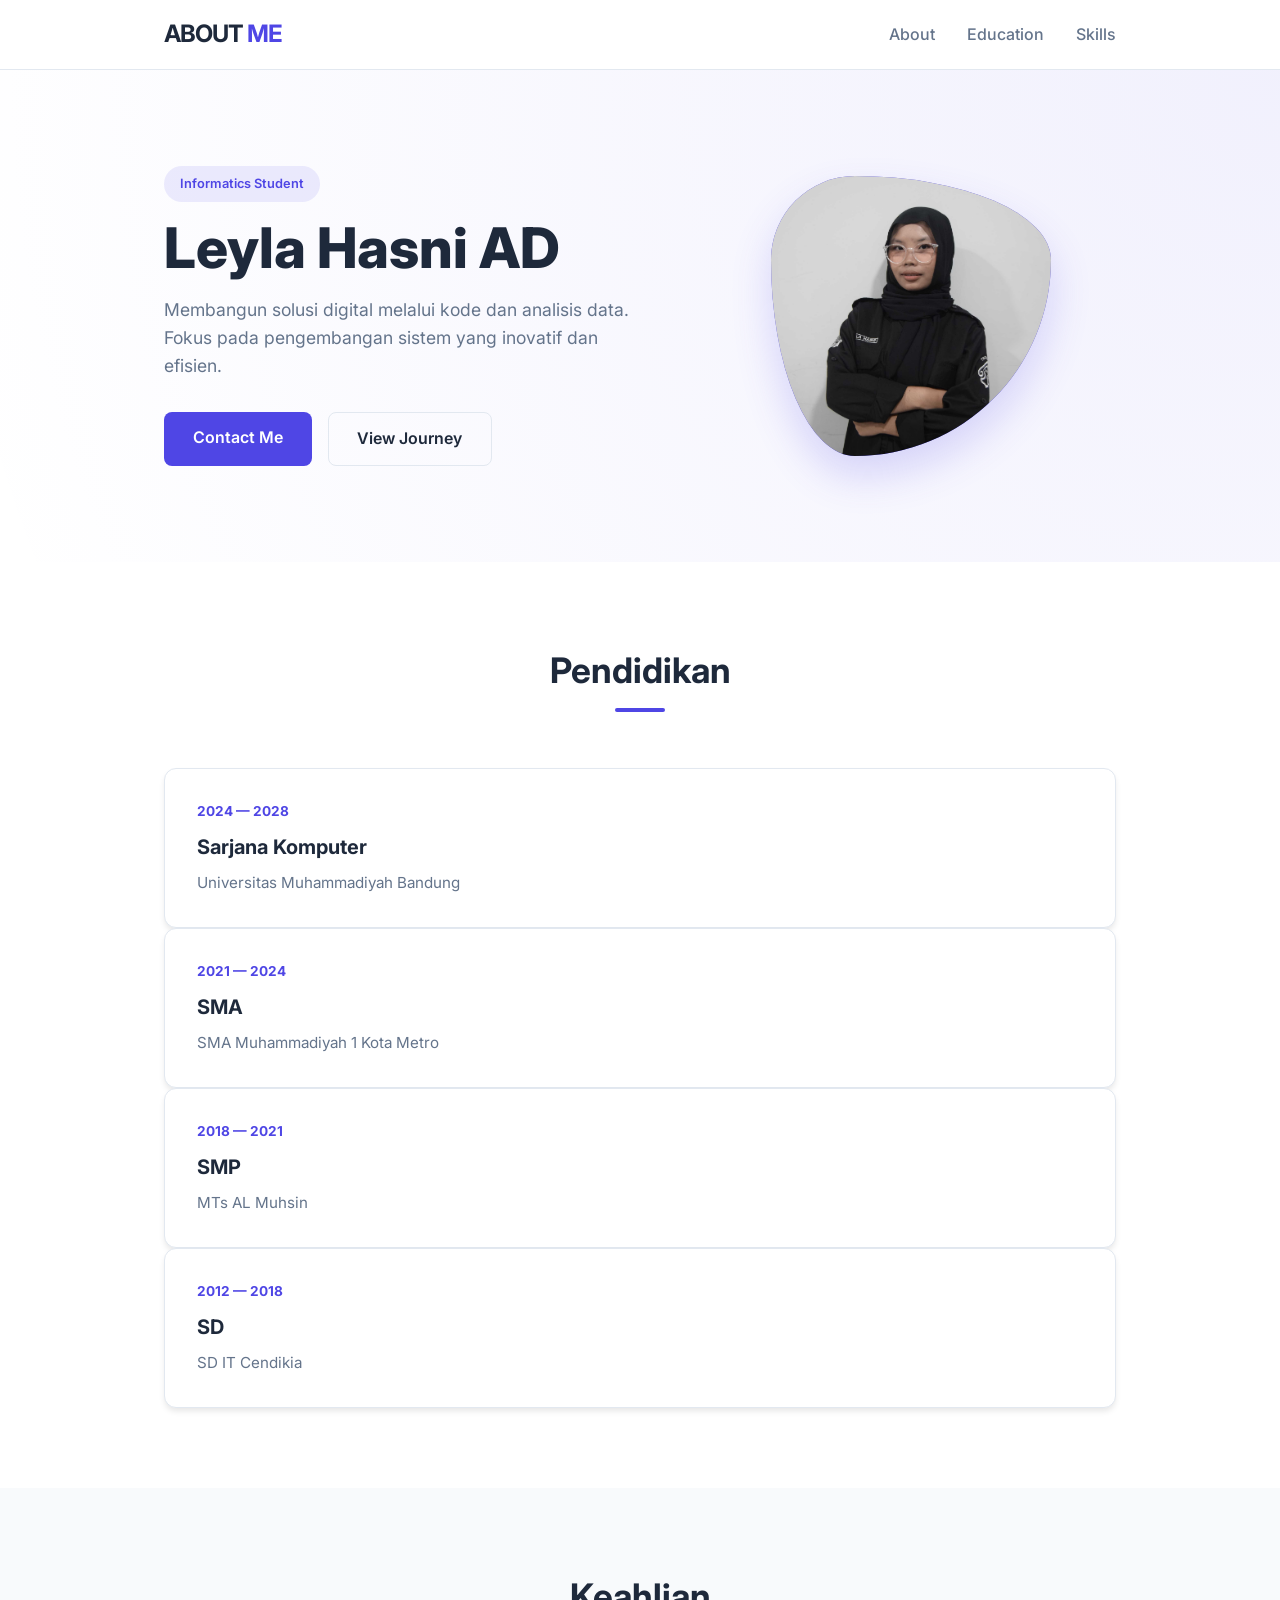
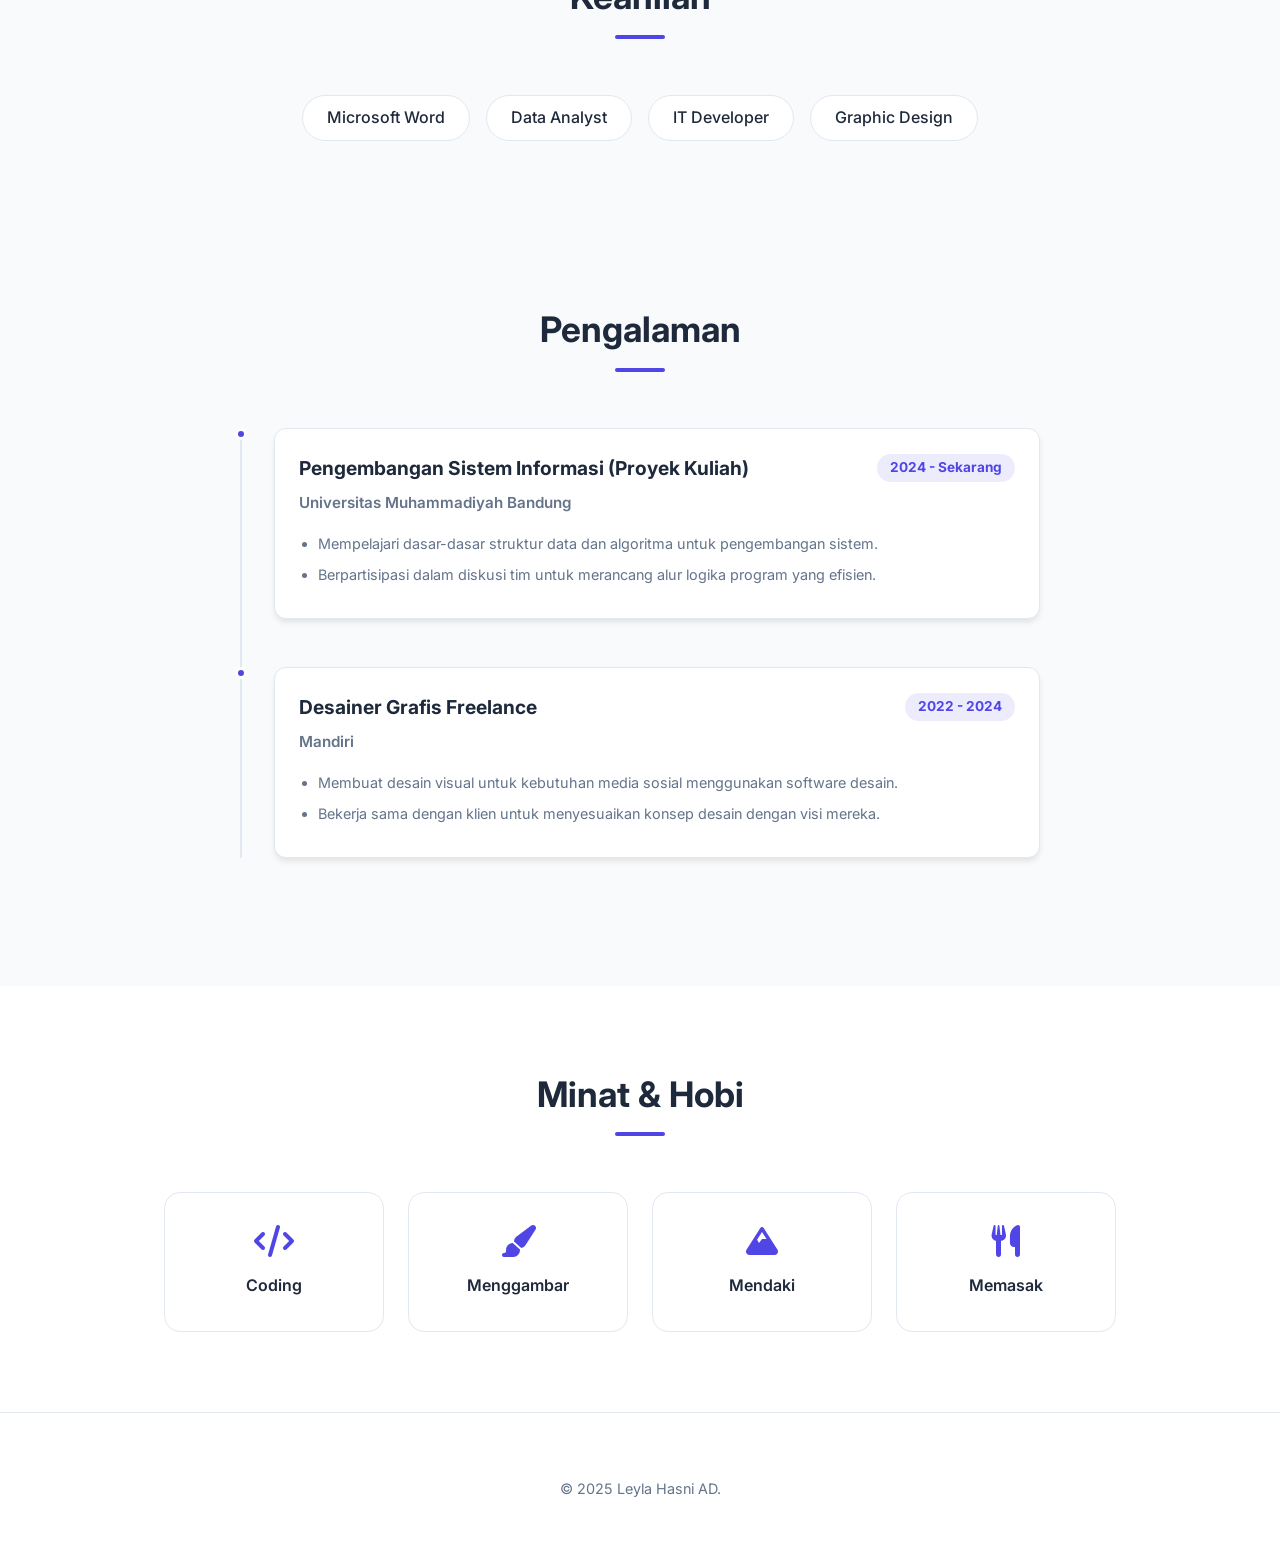
<file: index.html>
<!DOCTYPE html>
<html lang="id">
<head>
    <meta charset="UTF-8">
    <meta name="viewport" content="width=device-width, initial-scale=1.0">
    <title>Leyla Hasni AD | Portofolio</title>
    <!-- Google Fonts -->
    <link href="https://fonts.googleapis.com/css2?family=Inter:wght@300;400;600;700&display=swap" rel="stylesheet">
    <!-- Font Awesome -->
    <link rel="stylesheet" href="https://cdnjs.cloudflare.com/ajax/libs/font-awesome/6.0.0/css/all.min.css">
    <link rel="stylesheet" href="style.css">
</head>
<body>

    <nav class="navbar">
        <div class="container nav-container">
            <div class="logo">ABOUT <span>ME</span></div>
            <ul class="nav-links">
                <li><a href="#about">About</a></li>
                <li><a href="#education">Education</a></li>
                <li><a href="#skills">Skills</a></li>
            </ul>
        </div>
    </nav>

    <header class="hero">
        <div class="container">
            <div class="hero-flex">
                <div class="hero-text">
                    <span class="badge">Informatics Student</span>
                    <h1>Leyla Hasni AD</h1>
                    <p>Membangun solusi digital melalui kode dan analisis data. Fokus pada pengembangan sistem yang inovatif dan efisien.</p>
                    <div class="hero-btns">
                        <a href="mailto:leylaufaira@gmail.com" class="btn btn-primary">Contact Me</a>
                        <a href="#education" class="btn btn-outline">View Journey</a>
                    </div>
                </div>
                <div class="hero-image">
                    <div class="img-frame">
                        <!-- Masukkan foto kamu di sini -->
                        <img src="IMG_20260409_173250.jpg" alt="Leyla Hasni">
                    </div>
                </div>
            </div>
        </div>
    </header>

    <section id="education" class="section">
    <div class="container">
        <h2 class="section-title">Pendidikan</h2>
        <div class="education-grid"> <!-- Gunakan class khusus agar lebih rapi -->
            <div class="card">
                <span class="year">2024 — 2028</span>
                <h3>Sarjana Komputer</h3>
                <p>Universitas Muhammadiyah Bandung</p>
            </div>

            <div class="card">
                <span class="year">2021 — 2024</span>
                <h3>SMA</h3>
                <p>SMA Muhammadiyah 1 Kota Metro</p>
            </div>

            <div class="card">
                <span class="year">2018 — 2021</span>
                <h3>SMP</h3>
                <p>MTs AL Muhsin</p>
            </div>

            <div class="card">
                <span class="year">2012 — 2018</span>
                <h3>SD</h3>
                <p>SD IT Cendikia</p>
            </div>
        </div>
    </div>
</section>

    <section id="skills" class="section bg-alt">
        <div class="container">
            <h2 class="section-title">Keahlian</h2>
            <div class="skills-wrapper">
                <div class="skill-item">Microsoft Word</div>
                <div class="skill-item">Data Analyst</div>
                <div class="skill-item">IT Developer</div>
                <div class="skill-item">Graphic Design</div>
            </div>
        </div>
    </section>

    <!-- Section Pengalaman -->
    <section id="experience" class="section bg-alt">
        <div class="container">
            <h2 class="section-title">Pengalaman</h2>
            <div class="experience-list">
                
                <!-- Item Pengalaman 1 -->
                <div class="exp-item">
                    <div class="exp-dot"></div>
                    <div class="exp-content">
                        <div class="exp-header">
                            <h3>Pengembangan Sistem Informasi (Proyek Kuliah)</h3>
                            <span class="exp-date">2024 - Sekarang</span>
                        </div>
                        <p class="exp-org">Universitas Muhammadiyah Bandung</p>
                        <ul class="exp-desc">
                            <li>Mempelajari dasar-dasar struktur data dan algoritma untuk pengembangan sistem.</li>
                            <li>Berpartisipasi dalam diskusi tim untuk merancang alur logika program yang efisien.</li>
                        </ul>
                    </div>
                </div>

                <!-- Item Pengalaman 2 -->
                <div class="exp-item">
                    <div class="exp-dot"></div>
                    <div class="exp-content">
                        <div class="exp-header">
                            <h3>Desainer Grafis Freelance</h3>
                            <span class="exp-date">2022 - 2024</span>
                        </div>
                        <p class="exp-org">Mandiri</p>
                        <ul class="exp-desc">
                            <li>Membuat desain visual untuk kebutuhan media sosial menggunakan software desain.</li>
                            <li>Bekerja sama dengan klien untuk menyesuaikan konsep desain dengan visi mereka.</li>
                        </ul>
                    </div>
                </div>

            </div>
        </div>
    </section>

    <!-- Section Minat / Hobi -->
    <section id="interests" class="section">
        <div class="container">
            <h2 class="section-title">Minat & Hobi</h2>
            <div class="interests-grid">
                <div class="interest-card">
                    <i class="fas fa-code"></i>
                    <span>Coding</span>
                </div>
                <div class="interest-card">
                    <i class="fas fa-paint-brush"></i>
                    <span>Menggambar</span>
                </div>
                <div class="interest-card">
                    <i class="fas fa-mountain"></i>
                    <span>Mendaki</span>
                </div>
                <div class="interest-card">
                    <i class="fas fa-utensils"></i>
                    <span>Memasak</span>
                </div>
            </div>
        </div>
    </section>

    <footer class="footer">
        <p>&copy; 2025 Leyla Hasni AD.</p>
    </footer>

</body>
</html>
</file>
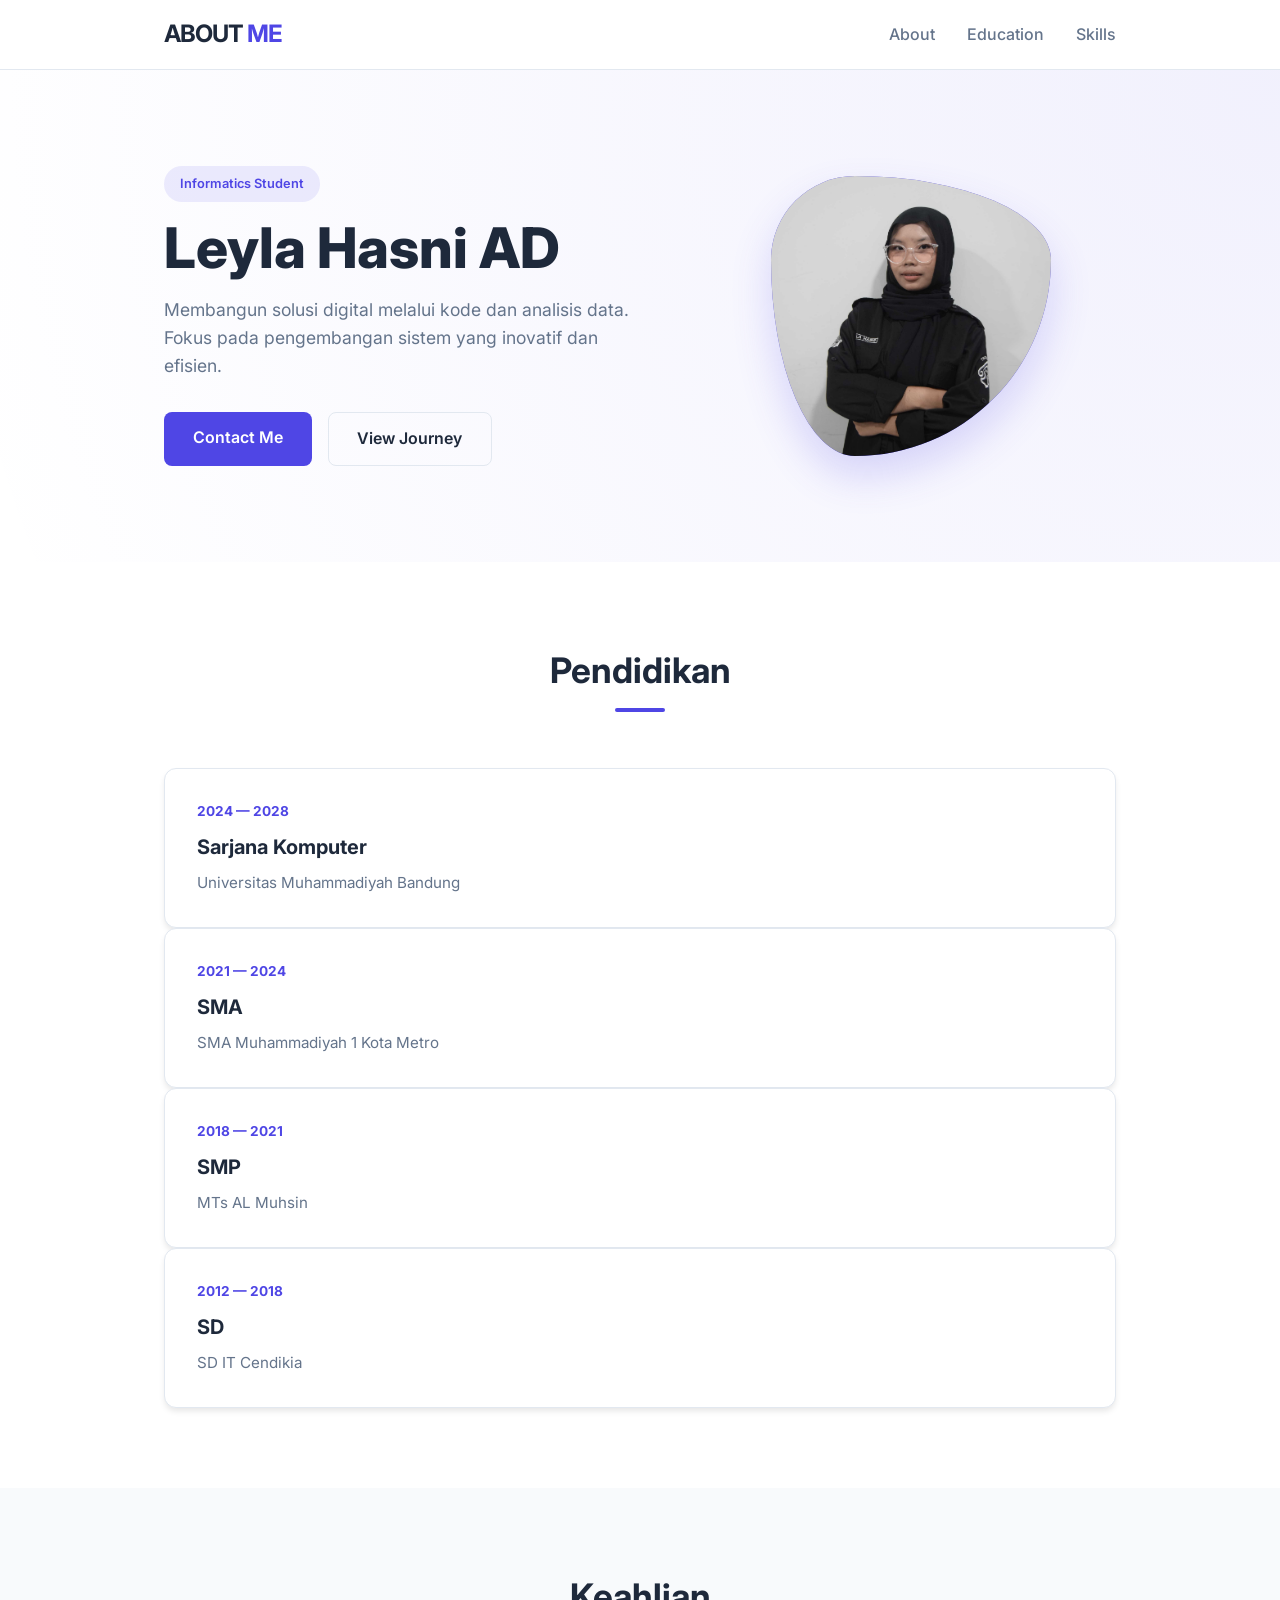
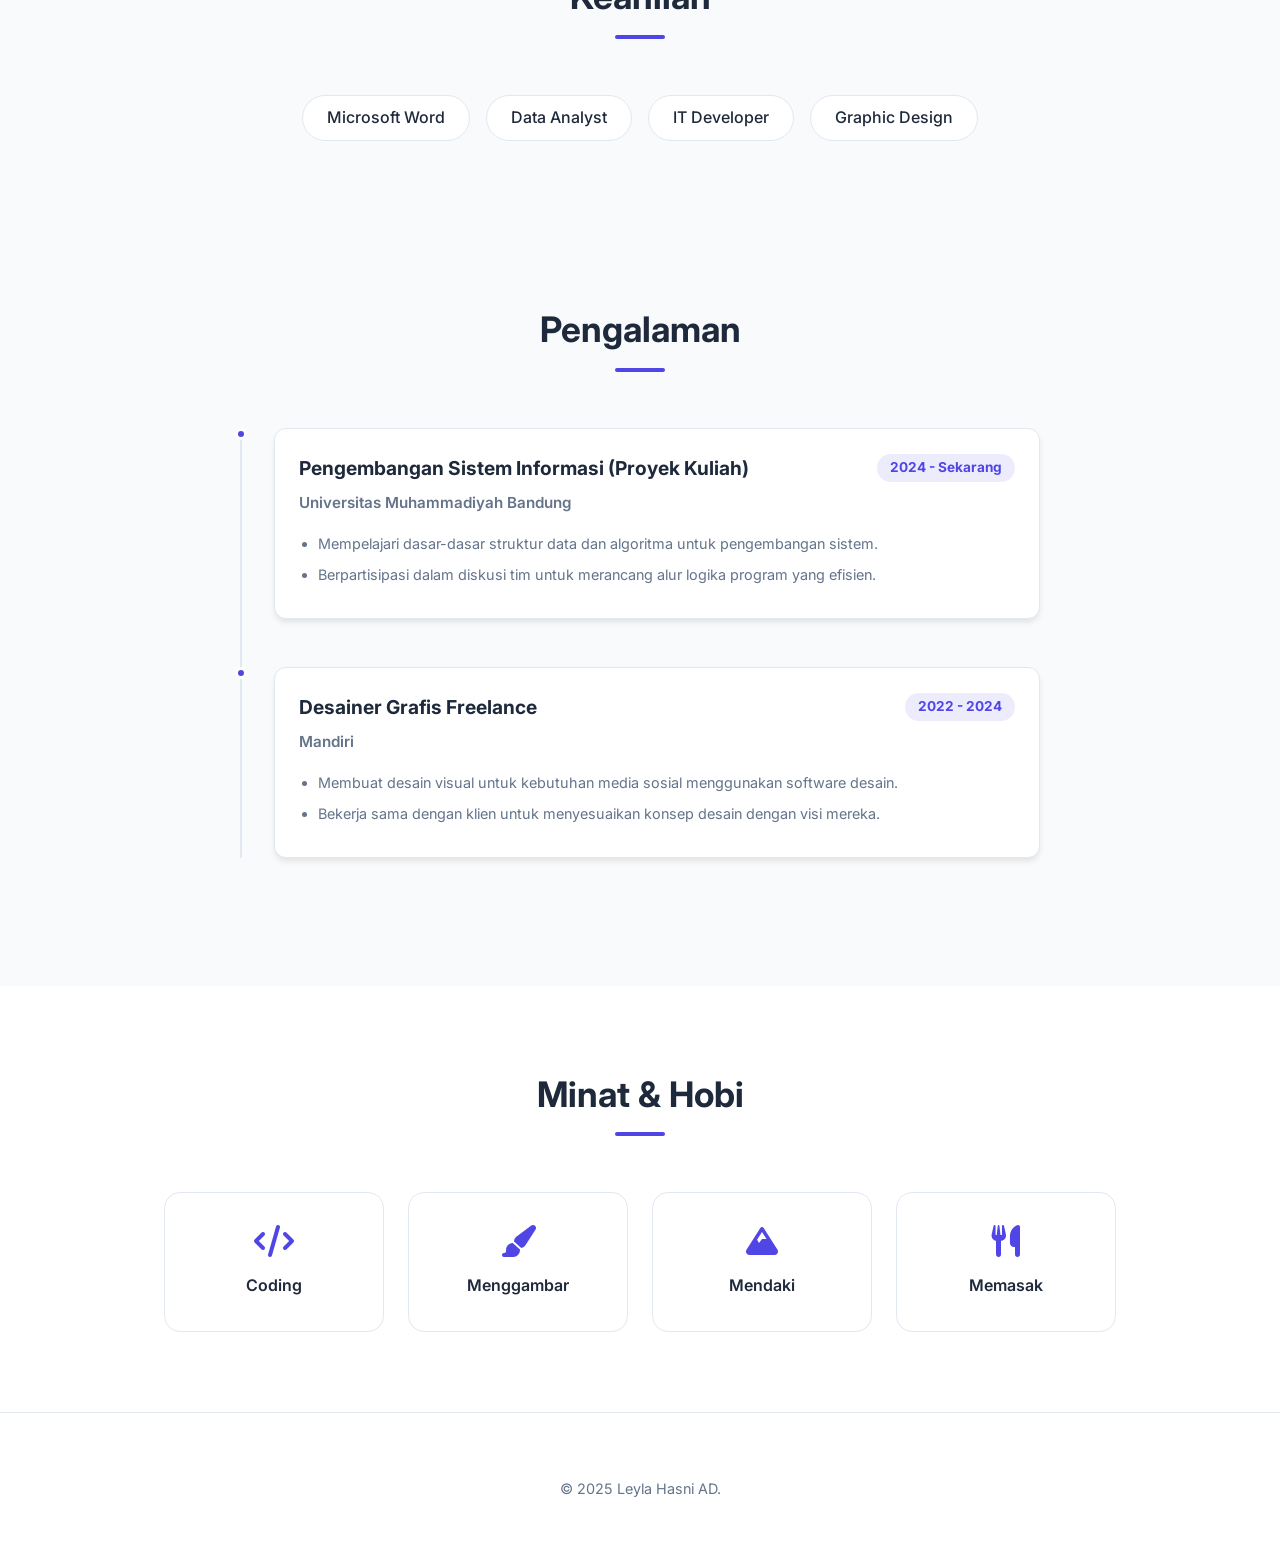
<file: indeks.html>
<!DOCTYPE html>
<html lang="id">
<head>
    <meta charset="UTF-8">
    <meta name="viewport" content="width=device-width, initial-scale=1.0">
    <title>Leyla Hasni AD | Portofolio</title>
    <!-- Google Fonts -->
    <link href="https://fonts.googleapis.com/css2?family=Inter:wght@300;400;600;700&display=swap" rel="stylesheet">
    <!-- Font Awesome -->
    <link rel="stylesheet" href="https://cdnjs.cloudflare.com/ajax/libs/font-awesome/6.0.0/css/all.min.css">
    <link rel="stylesheet" href="style.css">
</head>
<body>

    <nav class="navbar">
        <div class="container nav-container">
            <div class="logo">ABOUT <span>ME</span></div>
            <ul class="nav-links">
                <li><a href="#about">About</a></li>
                <li><a href="#education">Education</a></li>
                <li><a href="#skills">Skills</a></li>
            </ul>
        </div>
    </nav>

    <header class="hero">
        <div class="container">
            <div class="hero-flex">
                <div class="hero-text">
                    <span class="badge">Informatics Student</span>
                    <h1>Leyla Hasni AD</h1>
                    <p>Membangun solusi digital melalui kode dan analisis data. Fokus pada pengembangan sistem yang inovatif dan efisien.</p>
                    <div class="hero-btns">
                        <a href="https://wa.me/6282297936553" class="btn btn-primary" target="_blank">Contact Me</a>
                        <a href="#education" class="btn btn-outline">View Journey</a>
                    </div>
                </div>
                <div class="hero-image">
                    <div class="img-frame">
                        <!-- Masukkan foto kamu di sini -->
                        <img src="IMG_20260409_173250.jpg" alt="Leyla Hasni">
                    </div>
                </div>
            </div>
        </div>
    </header>

    <section id="education" class="section">
    <div class="container">
        <h2 class="section-title">Pendidikan</h2>
        <div class="education-grid"> <!-- Gunakan class khusus agar lebih rapi -->
            <div class="card">
                <span class="year">2024 — 2028</span>
                <h3>Sarjana Komputer</h3>
                <p>Universitas Muhammadiyah Bandung</p>
            </div>

            <div class="card">
                <span class="year">2021 — 2024</span>
                <h3>SMA</h3>
                <p>SMA Muhammadiyah 1 Kota Metro</p>
            </div>

            <div class="card">
                <span class="year">2018 — 2021</span>
                <h3>SMP</h3>
                <p>MTs AL Muhsin</p>
            </div>

            <div class="card">
                <span class="year">2012 — 2018</span>
                <h3>SD</h3>
                <p>SD IT Cendikia</p>
            </div>
        </div>
    </div>
</section>

    <section id="skills" class="section bg-alt">
        <div class="container">
            <h2 class="section-title">Keahlian</h2>
            <div class="skills-wrapper">
                <div class="skill-item">Microsoft Word</div>
                <div class="skill-item">Data Analyst</div>
                <div class="skill-item">IT Developer</div>
                <div class="skill-item">Graphic Design</div>
            </div>
        </div>
    </section>

    <!-- Section Pengalaman -->
    <section id="experience" class="section bg-alt">
        <div class="container">
            <h2 class="section-title">Pengalaman</h2>
            <div class="experience-list">
                
                <!-- Item Pengalaman 1 -->
                <div class="exp-item">
                    <div class="exp-dot"></div>
                    <div class="exp-content">
                        <div class="exp-header">
                            <h3>Pengembangan Sistem Informasi (Proyek Kuliah)</h3>
                            <span class="exp-date">2024 - Sekarang</span>
                        </div>
                        <p class="exp-org">Universitas Muhammadiyah Bandung</p>
                        <ul class="exp-desc">
                            <li>Mempelajari dasar-dasar struktur data dan algoritma untuk pengembangan sistem.</li>
                            <li>Berpartisipasi dalam diskusi tim untuk merancang alur logika program yang efisien.</li>
                        </ul>
                    </div>
                </div>

                <!-- Item Pengalaman 2 -->
                <div class="exp-item">
                    <div class="exp-dot"></div>
                    <div class="exp-content">
                        <div class="exp-header">
                            <h3>Desainer Grafis Freelance</h3>
                            <span class="exp-date">2022 - 2024</span>
                        </div>
                        <p class="exp-org">Mandiri</p>
                        <ul class="exp-desc">
                            <li>Membuat desain visual untuk kebutuhan media sosial menggunakan software desain.</li>
                            <li>Bekerja sama dengan klien untuk menyesuaikan konsep desain dengan visi mereka.</li>
                        </ul>
                    </div>
                </div>

            </div>
        </div>
    </section>

    <!-- Section Minat / Hobi -->
    <section id="interests" class="section">
        <div class="container">
            <h2 class="section-title">Minat & Hobi</h2>
            <div class="interests-grid">
                <div class="interest-card">
                    <i class="fas fa-code"></i>
                    <span>Coding</span>
                </div>
                <div class="interest-card">
                    <i class="fas fa-paint-brush"></i>
                    <span>Menggambar</span>
                </div>
                <div class="interest-card">
                    <i class="fas fa-mountain"></i>
                    <span>Mendaki</span>
                </div>
                <div class="interest-card">
                    <i class="fas fa-utensils"></i>
                    <span>Memasak</span>
                </div>
            </div>
        </div>
    </section>

    <footer class="footer">
        <p>&copy; 2025 Leyla Hasni AD.</p>
    </footer>

</body>
</html>
</file>
<file: style.css>
/* 
    FILE: style.css
    DESCRIPTION: Master stylesheet for Leyla's Portfolio 
*/

/* --- 1. Root Variables & Themes --- */
:root {
    /* Light Theme Colors */
    --bg-body: #ffffff;
    --bg-alt: #f8fafc;
    --bg-card: #ffffff;
    --text-main: #1e293b;
    --text-muted: #64748b;
    --primary: #4f46e5;      /* Indigo */
    --primary-hover: #4338ca;
    --border-color: #e2e8f0;
    --card-shadow: 0 4px 6px -1px rgba(0, 0, 0, 0.1);
    --font-family: 'Inter', sans-serif;
    --transition: all 0.3s ease;
}

/* Dark Theme Overrides (Otomatis aktif jika HP/Laptop mode gelap) */
@media (prefers-color-scheme: dark) {
    :root {
        --bg-body: #0f172a;
        --bg-alt: #1e293b;
        --bg-card: #1e293b;
        --text-main: #f1f5f9;
        --text-muted: #94a3b8;
        --primary: #818cf8;
        --primary-hover: #a5b4fc;
        --border-color: #334155;
        --card-shadow: 0 10px 15px -3px rgba(0, 0, 0, 0.3);
    }
}

/* --- 2. Base Styles --- */
* {
    margin: 0;
    padding: 0;
    box-sizing: border-box;
}

html {
    scroll-behavior: smooth;
}

body {
    font-family: var(--font-family);
    background-color: var(--bg-body);
    color: var(--text-main);
    line-height: 1.6;
    transition: background 0.3s ease, color 0.3s ease;
}

.container {
    max-width: 1000px;
    margin: 0 auto;
    padding: 0 1.5rem;
}

/* --- 3. Navigation --- */
.navbar {
    height: 70px;
    display: flex;
    align-items: center;
    border-bottom: 1px solid var(--border-color);
    background: var(--bg-body);
    position: sticky;
    top: 0;
    z-index: 100;
}

.nav-container {
    display: flex;
    justify-content: space-between;
    align-items: center;
    width: 100%;
}

.logo {
    font-weight: 700;
    font-size: 1.5rem;
    letter-spacing: -1px;
}

.logo span { color: var(--primary); }

.nav-links {
    display: flex;
    gap: 2rem;
    list-style: none;
}

.nav-links a {
    text-decoration: none;
    color: var(--text-muted);
    font-weight: 500;
    transition: var(--transition);
}

.nav-links a:hover { color: var(--primary); }

/* --- 4. Hero Section --- */
.hero {
    padding: 6rem 0;
    background: radial-gradient(circle at top right, rgba(79, 70, 229, 0.08), transparent);
}

.hero-flex {
    display: flex;
    align-items: center;
    gap: 3rem;
    flex-wrap: wrap;
}

.hero-text { flex: 1.2; min-width: 300px; }

.badge {
    background: rgba(79, 70, 229, 0.1);
    color: var(--primary);
    padding: 0.5rem 1rem;
    border-radius: 20px;
    font-size: 0.8rem;
    font-weight: 600;
    display: inline-block;
    margin-bottom: 1rem;
}

.hero-text h1 {
    font-size: clamp(2.5rem, 8vw, 3.5rem);
    margin-bottom: 1rem;
    line-height: 1.1;
    font-weight: 800;
}

.hero-text p {
    font-size: 1.1rem;
    color: var(--text-muted);
    margin-bottom: 2rem;
    max-width: 500px;
}

.hero-image {
    flex: 1;
    display: flex;
    justify-content: center;
}

.img-frame {
    width: 280px;
    height: 280px;
    border-radius: 30% 70% 70% 30% / 30% 30% 70% 70%;
    background: var(--primary);
    overflow: hidden;
    animation: morph 8s ease-in-out infinite;
    box-shadow: 0 20px 40px rgba(79, 70, 229, 0.2);
}

.img-frame img {
    width: 100%;
    height: 100%;
    object-fit: cover;
}

@keyframes morph {
    0%, 100% { border-radius: 30% 70% 70% 30% / 30% 30% 70% 70%; }
    50% { border-radius: 50% 50% 33% 67% / 55% 27% 73% 45%; }
}

/* --- 5. Buttons --- */
.hero-btns { display: flex; gap: 1rem; position: relative; z-index: 1; }

.btn {
    padding: 0.8rem 1.8rem;
    border-radius: 8px;
    text-decoration: none;
    font-weight: 600;
    transition: var(--transition);
    display: inline-block;
}

.btn-primary {
    background: var(--primary);
    color: white !important;
}

.btn-primary:hover { 
    background: var(--primary-hover); 
    transform: translateY(-2px);
    box-shadow: 0 4px 12px rgba(79, 70, 229, 0.3);
}

.btn-outline {
    border: 1px solid var(--border-color);
    color: var(--text-main);
}

.btn-outline:hover { 
    background: var(--bg-alt); 
    border-color: var(--primary);
}

/* --- 6. Sections General --- */
.section { padding: 5rem 0; }
.bg-alt { background: var(--bg-alt); }

.section-title {
    margin-bottom: 3.5rem;
    font-size: 2.2rem;
    font-weight: 700;
    text-align: center;
    position: relative;
}

.section-title::after {
    content: '';
    display: block;
    width: 50px;
    height: 4px;
    background: var(--primary);
    margin: 10px auto 0;
    border-radius: 2px;
}

/* --- 7. Education Grid (Anti-Tumpuk) --- */
.grid {
    display: grid;
    /* Membuat kolom otomatis yang responsif */
    grid-template-columns: repeat(auto-fit, minmax(280px, 1fr));
    gap: 1.5rem;
}

.card {
    background: var(--bg-card);
    padding: 2rem;
    border-radius: 12px;
    border: 1px solid var(--border-color);
    box-shadow: var(--card-shadow);
    transition: var(--transition);
    display: flex;
    flex-direction: column;
}

.card:hover { 
    transform: translateY(-8px); 
    border-color: var(--primary);
    box-shadow: 0 12px 24px rgba(0,0,0,0.1);
}

.year {
    color: var(--primary);
    font-weight: 700;
    font-size: 0.85rem;
    margin-bottom: 0.5rem;
    display: block;
}

.card h3 {
    font-size: 1.25rem;
    margin-bottom: 0.5rem;
}

.card p {
    color: var(--text-muted);
    font-size: 0.95rem;
}

/* --- 8. Skills Section --- */
.skills-wrapper {
    display: flex;
    flex-wrap: wrap;
    gap: 1rem;
    justify-content: center;
    max-width: 800px;
    margin: 0 auto;
}

.skill-item {
    background: var(--bg-card);
    border: 1px solid var(--border-color);
    padding: 0.6rem 1.5rem;
    border-radius: 50px;
    font-weight: 500;
    transition: var(--transition);
}

.skill-item:hover {
    background: var(--primary);
    color: white;
    border-color: var(--primary);
    transform: scale(1.05);
}

/* --- Interests Section --- */
.interests-grid {
    display: grid;
    grid-template-columns: repeat(auto-fit, minmax(150px, 1fr));
    gap: 1.5rem;
    margin-top: 2rem;
}

.interest-card {
    background: var(--bg-card);
    border: 1px solid var(--border-color);
    padding: 2rem 1rem;
    border-radius: 16px;
    text-align: center;
    transition: var(--transition);
    display: flex;
    flex-direction: column;
    align-items: center;
    gap: 1rem;
}

.interest-card i {
    font-size: 2rem;
    color: var(--primary);
    transition: var(--transition);
}

.interest-card span {
    font-weight: 600;
    color: var(--text-main);
    font-size: 1rem;
}

/* Efek Interaktif saat Hobi di-hover */
.interest-card:hover {
    background: var(--primary);
    transform: translateY(-5px);
    border-color: var(--primary);
}

.interest-card:hover i, 
.interest-card:hover span {
    color: #ffffff; /* Berubah jadi putih saat di-hover */
}

/* --- Experience Section Styles --- */
.experience-list {
    position: relative;
    max-width: 800px;
    margin: 0 auto;
    padding-left: 2rem;
    border-left: 2px solid var(--border-color);
}

.exp-item {
    position: relative;
    margin-bottom: 3rem;
}

.exp-dot {
    position: absolute;
    left: calc(-2rem - 7px); /* Menempatkan titik tepat di garis kiri */
    width: 12px;
    height: 12px;
    border-radius: 50%;
    background: var(--primary);
    border: 3px solid var(--bg-body);
    z-index: 2;
}

.exp-content {
    background: var(--bg-card);
    padding: 1.5rem;
    border-radius: 12px;
    border: 1px solid var(--border-color);
    box-shadow: var(--card-shadow);
    transition: var(--transition);
}

.exp-content:hover {
    transform: translateX(10px);
    border-color: var(--primary);
}

.exp-header {
    display: flex;
    justify-content: space-between;
    align-items: center;
    flex-wrap: wrap;
    margin-bottom: 0.5rem;
}

.exp-header h3 {
    font-size: 1.2rem;
    color: var(--text-main);
}

.exp-date {
    font-size: 0.85rem;
    font-weight: 700;
    color: var(--primary);
    background: rgba(79, 70, 229, 0.1);
    padding: 0.2rem 0.8rem;
    border-radius: 20px;
}

.exp-org {
    font-weight: 600;
    color: var(--text-muted);
    margin-bottom: 1rem;
    font-size: 0.95rem;
}

.exp-desc {
    padding-left: 1.2rem;
    color: var(--text-muted);
    font-size: 0.9rem;
}

.exp-desc li {
    margin-bottom: 0.5rem;
}

/* Responsif untuk layar kecil */
@media (max-width: 600px) {
    .exp-header {
        flex-direction: column;
        align-items: flex-start;
        gap: 0.5rem;
    }
}

/* --- 9. Footer --- */
.footer {
    padding: 4rem 0;
    text-align: center;
    border-top: 1px solid var(--border-color);
    color: var(--text-muted);
    font-size: 0.9rem;
}

/* --- 10. Responsive Design --- */
@media (max-width: 768px) {
    .hero-text { text-align: center; }
    .hero-flex { flex-direction: column-reverse; }
    .hero-btns { justify-content: center; }
    .hero-text p { margin: 0 auto 2rem; }
    
    .nav-links { display: none; } /* Menu disembunyikan di HP demi kerapihan */
    
    .section { padding: 4rem 0; }
}

@media (max-width: 480px) {
    .hero-text h1 { font-size: 2.2rem; }
    .grid { grid-template-columns: 1fr; } /* Satu kolom penuh di HP kecil */
}
</file>
